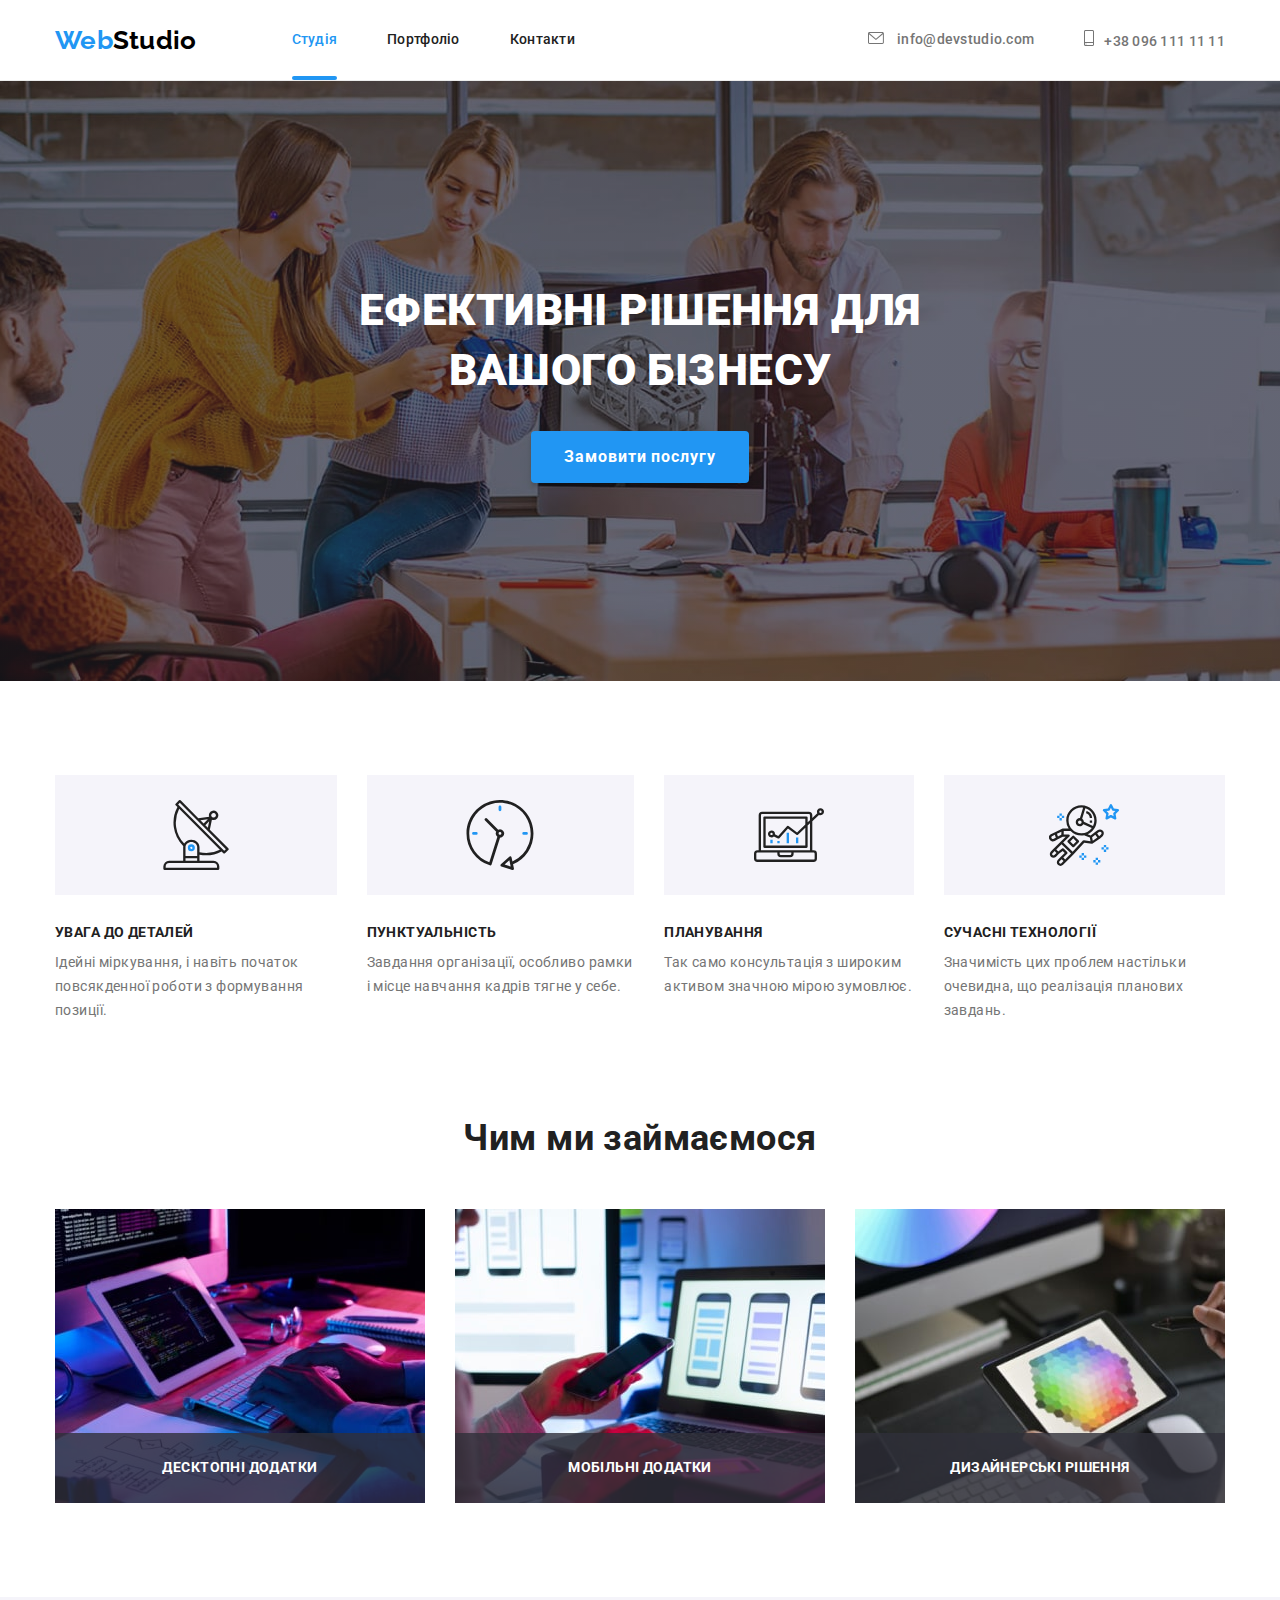
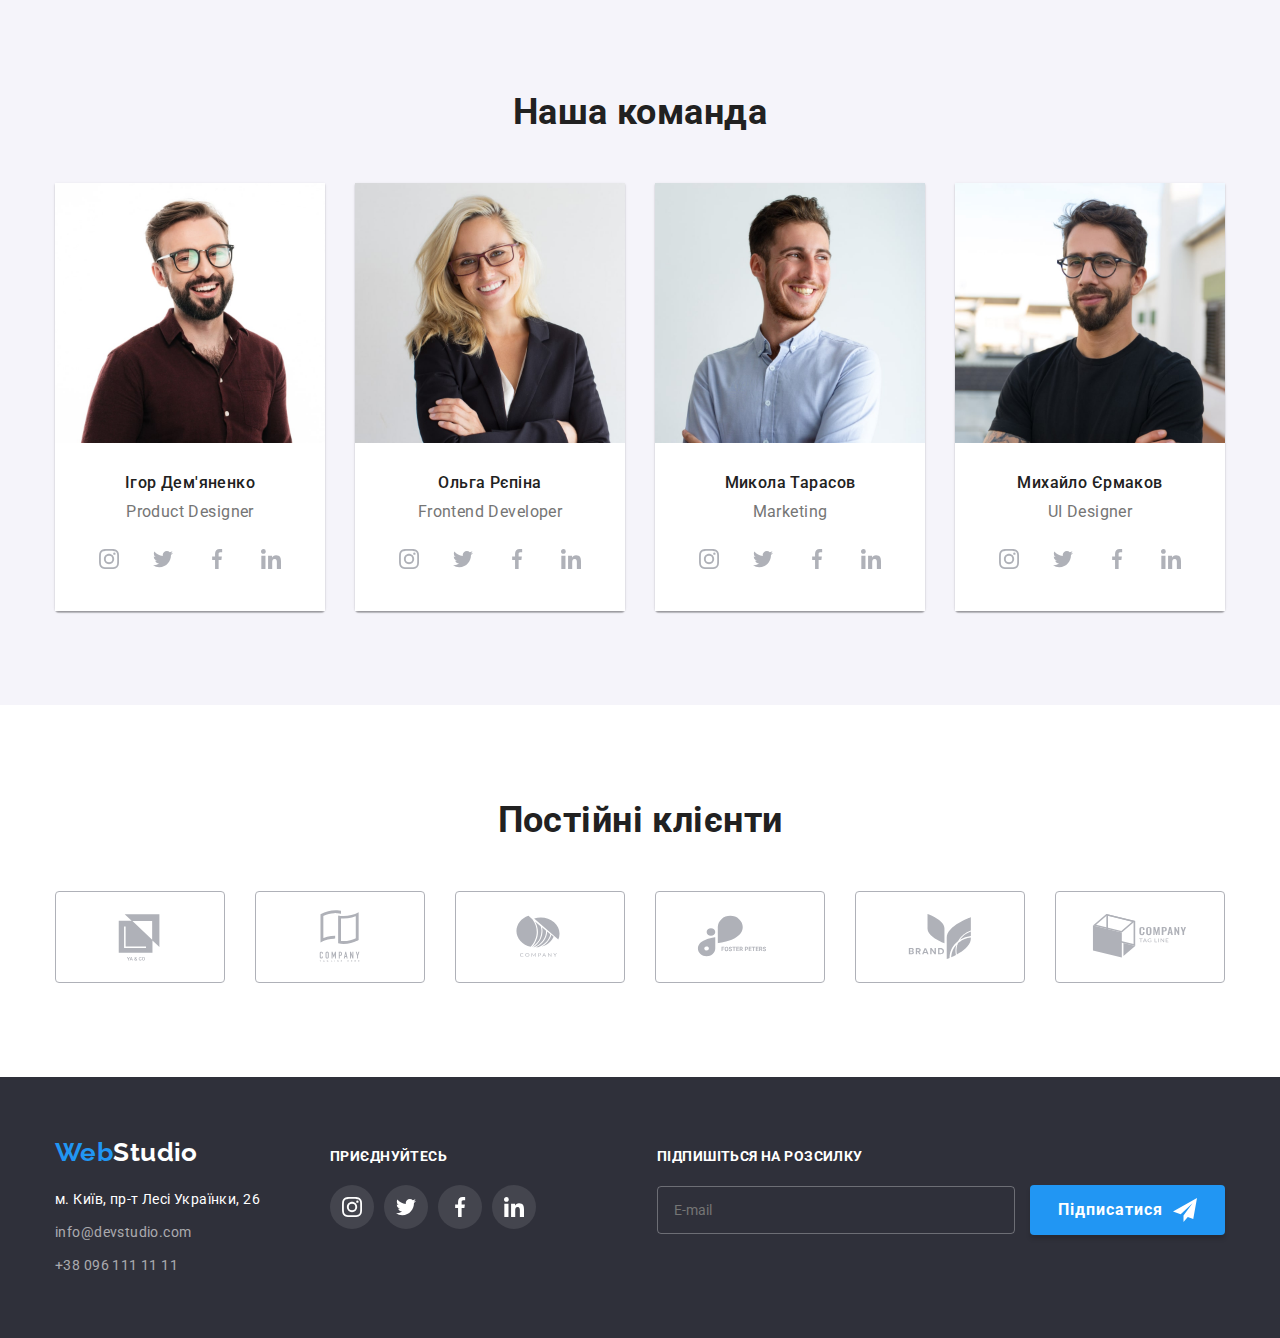
<file: index.html>
<!DOCTYPE html>
<html lang="uk">
  <head>
    <meta charset="UTF-8" />
    <meta http-equiv="X-UA-Compatible" content="IE=edge" />
    <meta name="viewport" content="width=device-width, initial-scale=1.0" />
    <title>goit-markup-hw-06</title>
    <link rel="preconnect" href="https://fonts.googleapis.com" />
    <link rel="preconnect" href="https://fonts.gstatic.com" crossorigin />
    <link
      href="https://fonts.googleapis.com/css2?family=Raleway:wght@700&family=Roboto:wght@400;500;700;900&display=swap"
      rel="stylesheet"
    />
    <link
      rel="stylesheet"
      href="https://cdnjs.cloudflare.com/ajax/libs/modern-normalize/1.1.0/modern-normalize.min.css"
    />
    <link rel="stylesheet" href="./css/styles.css" />
  </head>

  <body>
    <!-- Верхня лінія -->
    <header class="page-header">
      <div class="container main-nav">
        <nav class="header-nav">
          <a href="./index.html" class="link logo"><span class="logo-accent">Web</span>Studio</a>

          <ul class="site-nav list">
            <li class="item">
              <a href="./index.html" class="link current">Студія</a>
            </li>
            <li class="item">
              <a href="./portfolio.html" class="link">Портфоліо</a>
            </li>
            <li class="item"><a href="" class="link">Контакти</a></li>
          </ul>
        </nav>

        <ul class="feedback-nav list">
          <li class="item">
            <a href="mailto:info@devstudio.com" class="link e-mail">
              <svg class="icon-mail" width="16" height="12">
                <use href="./images/icons.svg#icon-envelope"></use>
              </svg>
              info@devstudio.com</a
            >
          </li>
          <li class="item">
            <a href="tel:+380961111111" class="link phone"
              ><svg class="icon-phone" width="10" height="16">
                <use href="./images/icons.svg#icon-smartphone"></use></svg
              >+38 096 111 11 11</a
            >
          </li>
        </ul>
      </div>
    </header>

    <main>
      <!-- Шапка -->
      <div class="overlay">
        <section class="hero">
          <h1 class="hero-title">Ефективні рішення для вашого бізнесу</h1>
          <button type="button" class="btn hero-button" data-modal-open>Замовити послугу</button>
        </section>
      </div>
      <!-- Особливості -->
      <section class="benefits section">
        <div class="container">
          <h2 class="benefits-title visually-hidden">Наші переваги</h2>
          <ul class="benefits-list list">
            <li>
              <a href="#" class="benefits-link link"
                ><svg class="benefits-icon" width="70" height="70">
                  <use href="./images/icons.svg#icon-antenna"></use></svg
              ></a>
              <h3 class="benefits-item">УВАГА ДО ДЕТАЛЕЙ</h3>
              <p class="benefits-text">
                Ідейні міркування, і навіть початок повсякденної роботи з формування позиції.
              </p>
            </li>
            <li>
              <a href="#" class="benefits-link link"
                ><svg class="benefits-icon" width="70" height="70">
                  <use href="./images/icons.svg#icon-clock"></use></svg
              ></a>
              <h3 class="benefits-item">ПУНКТУАЛЬНІСТЬ</h3>
              <p class="benefits-text">
                Завдання організації, особливо рамки і місце навчання кадрів тягне у себе.
              </p>
            </li>
            <li>
              <a href="#" class="benefits-link link"
                ><svg class="benefits-icon" width="70" height="70">
                  <use href="./images/icons.svg#icon-diagram"></use></svg
              ></a>
              <h3 class="benefits-item">ПЛАНУВАННЯ</h3>
              <p class="benefits-text">
                Так само консультація з широким активом значною мірою зумовлює.
              </p>
            </li>
            <li>
              <a href="#" class="benefits-link link"
                ><svg class="benefits-icon" width="70" height="70">
                  <use href="./images/icons.svg#icon-astronaut"></use></svg
              ></a>
              <h3 class="benefits-item">СУЧАСНІ ТЕХНОЛОГІЇ</h3>
              <p class="benefits-text">
                Значимість цих проблем настільки очевидна, що реалізація планових завдань.
              </p>
            </li>
          </ul>
        </div>
      </section>
      <!-- Чим ми займаємося -->
      <section class="work section">
        <div class="container">
          <h2 class="work-title title">Чим ми займаємося</h2>
          <ul class="work-list list">
            <li>
              <div class="work-thumb">
                <img
                  class="work-card"
                  src="./images/gallery_img_1.jpg"
                  alt="Фотографія процесу написання коду"
                  width="370"
                />
                <p class="work-text">Десктопні додатки</p>
              </div>
            </li>
            <li>
              <div class="work-thumb">
                <img
                  class="work-card"
                  src="./images/gallery_img_2.jpg"
                  alt="Фотографія процесу вибору макету сторінки для мобільних пристроїв"
                  width="370"
                />
                <p class="work-text">Мобільні додатки</p>
              </div>
            </li>
            <li>
              <div class="work-thumb">
                <img
                  class="work-card"
                  src="./images/gallery_img_3.jpg"
                  alt="Фотографія процесу вибору палітри"
                  width="370"
                />
                <p class="work-text">Дизайнерські рішення</p>
              </div>
            </li>
          </ul>
        </div>
      </section>
      <!-- Команда -->
      <section class="team section">
        <div class="container">
          <h2 class="team-title title">Наша команда</h2>
          <ul class="team-list list">
            <li class="team-item">
              <img
                class="team-foto"
                src="./images/team_person_1.jpg"
                alt="Фотографія дизайнера продукту"
                width="270"
              />
              <div class="team-container">
                <h3 class="team-member">Ігор Дем'яненко</h3>
                <p class="team-position">Product Designer</p>
                <ul class="team-social list">
                  <li class="social-items">
                    <a href="#" class="social-link link">
                      <svg class="social-icon" width="20" height="20">
                        <use href="./images/icons.svg#icon-instagram"></use></svg
                    ></a>
                  </li>
                  <li class="social-items">
                    <a href="#" class="social-link link">
                      <svg class="social-icon" width="20" height="20">
                        <use href="./images/icons.svg#icon-twitter"></use></svg
                    ></a>
                  </li>
                  <li class="social-items">
                    <a href="#" class="social-link link">
                      <svg class="social-icon" width="20" height="20">
                        <use href="./images/icons.svg#icon-facebook"></use></svg
                    ></a>
                  </li>
                  <li class="social-items">
                    <a href="#" class="social-link link">
                      <svg class="social-icon" width="20" height="20">
                        <use href="./images/icons.svg#icon-linkedin"></use></svg
                    ></a>
                  </li>
                </ul>
              </div>
            </li>
            <li class="team-item">
              <img
                class="team-foto"
                src="./images/team_person_2.jpg"
                alt="Фотографія Frontend розробника"
                width="270"
              />
              <div class="team-container">
                <h3 class="team-member">Ольга Рєпіна</h3>
                <p class="team-position">Frontend Developer</p>
                <ul class="team-social list">
                  <li class="social-items">
                    <a href="#" class="social-link link">
                      <svg class="social-icon" width="20" height="20">
                        <use href="./images/icons.svg#icon-instagram"></use></svg
                    ></a>
                  </li>
                  <li class="social-items">
                    <a href="#" class="social-link link">
                      <svg class="social-icon" width="20" height="20">
                        <use href="./images/icons.svg#icon-twitter"></use></svg
                    ></a>
                  </li>
                  <li class="social-items">
                    <a href="#" class="social-link link">
                      <svg class="social-icon" width="20" height="20">
                        <use href="./images/icons.svg#icon-facebook"></use></svg
                    ></a>
                  </li>
                  <li class="social-items">
                    <a href="#" class="social-link link">
                      <svg class="social-icon" width="20" height="20">
                        <use href="./images/icons.svg#icon-linkedin"></use></svg
                    ></a>
                  </li>
                </ul>
              </div>
            </li>
            <li class="team-item">
              <img
                class="team-foto"
                src="./images/team_person_3.jpg"
                alt="Фотографія фахівця відділу маркетингу"
                width="270"
              />
              <div class="team-container">
                <h3 class="team-member">Микола Тарасов</h3>
                <p class="team-position">Marketing</p>
                <ul class="team-social list">
                  <li class="social-items">
                    <a href="#" class="social-link link">
                      <svg class="social-icon" width="20" height="20">
                        <use href="./images/icons.svg#icon-instagram"></use></svg
                    ></a>
                  </li>
                  <li class="social-items">
                    <a href="#" class="social-link link">
                      <svg class="social-icon" width="20" height="20">
                        <use href="./images/icons.svg#icon-twitter"></use></svg
                    ></a>
                  </li>
                  <li class="social-items">
                    <a href="#" class="social-link link">
                      <svg class="social-icon" width="20" height="20">
                        <use href="./images/icons.svg#icon-facebook"></use></svg
                    ></a>
                  </li>
                  <li class="social-items">
                    <a href="#" class="social-link link">
                      <svg class="social-icon" width="20" height="20">
                        <use href="./images/icons.svg#icon-linkedin"></use></svg
                    ></a>
                  </li>
                </ul>
              </div>
            </li>
            <li class="team-item">
              <img
                class="team-foto"
                src="./images/team_person_4.jpg"
                alt="Фотографія UI дизайнера"
                width="270"
              />
              <div class="team-container">
                <h3 class="team-member">Михайло Єрмаков</h3>
                <p class="team-position">UI Designer</p>
                <ul class="team-social list">
                  <li class="social-items">
                    <a href="#" class="social-link link">
                      <svg class="social-icon" width="20" height="20">
                        <use href="./images/icons.svg#icon-instagram"></use></svg
                    ></a>
                  </li>
                  <li class="social-items">
                    <a href="#" class="social-link link">
                      <svg class="social-icon" width="20" height="20">
                        <use href="./images/icons.svg#icon-twitter"></use></svg
                    ></a>
                  </li>
                  <li class="social-items">
                    <a href="#" class="social-link link">
                      <svg class="social-icon" width="20" height="20">
                        <use href="./images/icons.svg#icon-facebook"></use></svg
                    ></a>
                  </li>
                  <li class="social-items">
                    <a href="#" class="social-link link">
                      <svg class="social-icon" width="20" height="20">
                        <use href="./images/icons.svg#icon-linkedin"></use></svg
                    ></a>
                  </li>
                </ul>
              </div>
            </li>
          </ul>
        </div>
      </section>
      <section class="clients section">
        <div class="container">
          <h2 class="clients-title title">Постійні клієнти</h2>
          <ul class="clients-list list">
            <li class="clients-item">
              <a href="#" class="clients-link link"
                ><svg class="clients-icon" width="106" height="60">
                  <use href="./images/icons.svg#icon-client-1"></use></svg
              ></a>
            </li>
            <li class="clients-item">
              <a href="#" class="clients-link link"
                ><svg class="clients-icon" width="106" height="60">
                  <use href="./images/icons.svg#icon-client-2"></use></svg
              ></a>
            </li>
            <li class="clients-item">
              <a href="#" class="clients-link link"
                ><svg class="clients-icon" width="106" height="60">
                  <use href="./images/icons.svg#icon-client-3"></use></svg
              ></a>
            </li>
            <li class="clients-item">
              <a href="#" class="clients-link link"
                ><svg class="clients-icon" width="106" height="60">
                  <use href="./images/icons.svg#icon-client-4"></use></svg
              ></a>
            </li>
            <li class="clients-item">
              <a href="#" class="clients-link link"
                ><svg class="clients-icon" width="106" height="60">
                  <use href="./images/icons.svg#icon-client-5"></use></svg
              ></a>
            </li>
            <li class="clients-item">
              <a href="#" class="clients-link link"
                ><svg class="clients-icon" width="106" height="60">
                  <use href="./images/icons.svg#icon-client-6"></use></svg
              ></a>
            </li>
          </ul>
        </div>
      </section>
    </main>
    <!-- Підвал -->
    <footer class="footer">
      <div class="container">
        <div>
          <a href="./index.html" class="link footer-logo logo"
            ><span class="logo-accent">Web</span>Studio</a
          >
          <address>
            <ul class="contacts list">
              <li class="contacts-element">
                <a class="link contacts-address" href="https://goo.gl/maps/ecgbFBD5Pt8BAyju8"
                  >м. Київ, пр-т Лесі Українки, 26</a
                >
              </li>
              <li class="contacts-element">
                <a class="link contacts-item" href="mailto:info@devstudio.com"
                  >info@devstudio.com</a
                >
              </li>
              <li class="contacts-element">
                <a class="link contacts-item" href="tel:+380961111111">+38 096 111 11 11</a>
              </li>
            </ul>
          </address>
        </div>
        <div class="socials">
          <p class="socials-appeal">ПРИЄДНУЙТЕСЬ</p>
          <ul class="socials-list list">
            <li class="socials-item">
              <a href="#" class="socials-link link">
                <svg class="social-icon" width="20" height="20">
                  <use href="./images/icons.svg#icon-instagram"></use></svg
              ></a>
            </li>
            <li class="socials-item">
              <a href="#" class="socials-link link">
                <svg class="social-icon" width="20" height="20">
                  <use href="./images/icons.svg#icon-twitter"></use></svg
              ></a>
            </li>
            <li class="socials-item">
              <a href="#" class="socials-link link">
                <svg class="social-icon" width="20" height="20">
                  <use href="./images/icons.svg#icon-facebook"></use></svg
              ></a>
            </li>
            <li class="socials-item">
              <a href="#" class="socials-link link">
                <svg class="social-icon" width="20" height="20">
                  <use href="./images/icons.svg#icon-linkedin"></use></svg
              ></a>
            </li>
          </ul>
        </div>
        <div class="subscription">
          <p class="socials-appeal">ПІДПИШІТЬСЯ НА РОЗСИЛКУ</p>
          <form class="subscribe">
            <input type="email" name="name" placeholder="E-mail" />
            <button type="submit" class="subscribe-btn">
              Підписатися
              <svg class="send-icon" width="24" height="24">
                <use href="./images/icons.svg#icon-send"></use>
              </svg>
            </button>
          </form>
        </div>
      </div>
    </footer>
    <!-- <Бекдроп> -->
    <div class="backdrop is-hidden" data-modal>
      <div class="modal">
        <button type="button" class="close-btn" data-modal-close>
          <svg class="close-icon" width="18" height="18">
            <use href="./images/icons.svg#icon-close"></use>
          </svg>
        </button>
        <!-- Форма -->
        <b class="modal-appeal">Залиште свої дані, ми вам передзвонимо</b>
        <form class="form">
          <label class="form-field">
            <input type="text" class="form-input" name="name" />
            <svg class="modal-icon" width="18" height="18">
              <use href="./images/icons.svg#icon-person"></use>
            </svg>
            <span class="form-label">Ім'я</span>
          </label>
          <label class="form-field">
            <input type="tel" class="form-input" name="tel" />
            <svg class="modal-icon" width="18" height="18">
              <use href="./images/icons.svg#icon-phone"></use>
            </svg>
            <span class="form-label">Телефон</span>
          </label>
          <label class="form-field">
            <input type="email" class="form-input" name="email" />
            <svg class="modal-icon" width="18" height="18">
              <use href="./images/icons.svg#icon-email"></use>
            </svg>
            <span class="form-label">Пошта</span>
          </label>
          <label class="form-comment">
            <textarea
              class="comment"
              name="comment"
              rows="10"
              placeholder="Введіть текст"
            ></textarea>
            <span class="form-label">Коментар</span>
          </label>
          <label class="form-field form-policy">
            <input type="checkbox" class="checkbox" name="policy" />
            <svg class="check-icon" width="16" height="15">
              <use href="./images/icons.svg#icon-check"></use>
            </svg>
            <span
              >Погоджуюся з розсилкою та приймаю
              <a class="policy-link" href="">Умови договору</a></span
            >
          </label>
          <button type="submit" class="modal-btn">Відправити</button>
        </form>
      </div>
    </div>
    <!-- Скрипт для модалки -->
    <script src="./js/modal.js"></script>
  </body>
</html>
</file>
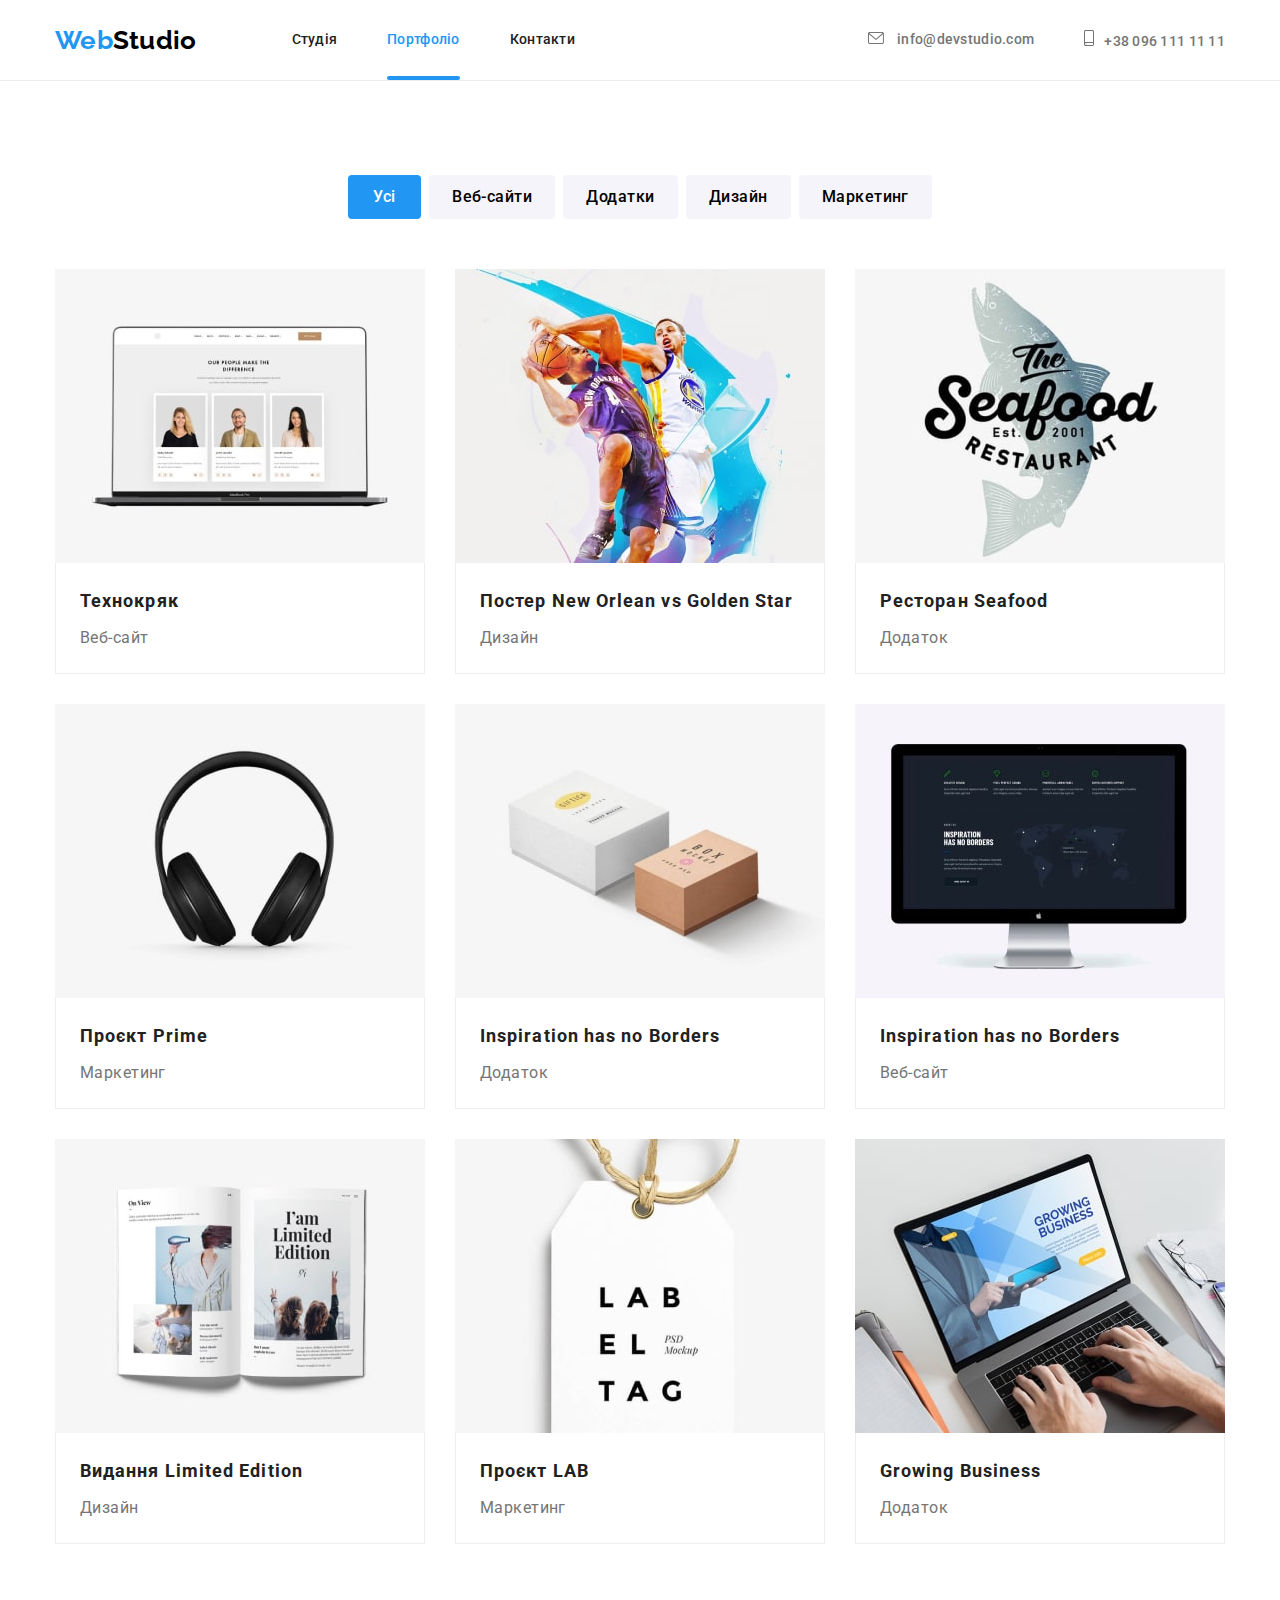
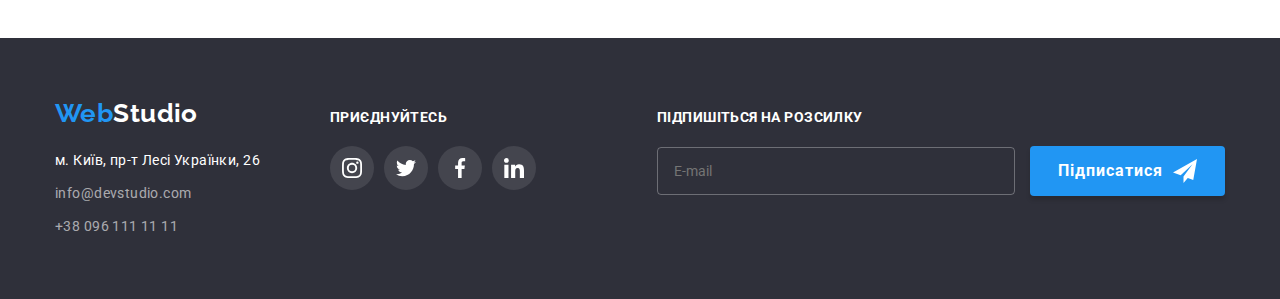
<file: portfolio.html>
<!DOCTYPE html>
<html lang="uk">
  <head>
    <meta charset="UTF-8" />
    <meta http-equiv="X-UA-Compatible" content="IE=edge" />
    <meta name="viewport" content="width=device-width, initial-scale=1.0" />
    <title>Portfolio</title>
    <link rel="preconnect" href="https://fonts.googleapis.com" />
    <link rel="preconnect" href="https://fonts.gstatic.com" crossorigin />
    <link
      href="https://fonts.googleapis.com/css2?family=Raleway:wght@700&family=Roboto:wght@400;500;700;900&display=swap"
      rel="stylesheet"
    />
    <link
      rel="stylesheet"
      href="https://cdnjs.cloudflare.com/ajax/libs/modern-normalize/1.1.0/modern-normalize.min.css"
    />
    <link rel="stylesheet" href="./css/styles.css" />
  </head>

  <body>
    <!-- Верхня лінія -->
    <header class="page-header">
      <div class="container main-nav">
        <nav class="header-nav">
          <a href="./index.html" class="link logo"><span class="logo-accent">Web</span>Studio</a>

          <ul class="site-nav list">
            <li class="item">
              <a href="./index.html" class="link">Студія</a>
            </li>
            <li class="item">
              <a href="./portfolio.html" class="link current">Портфоліо</a>
            </li>
            <li class="item"><a href="" class="link">Контакти</a></li>
          </ul>
        </nav>

        <ul class="feedback-nav list">
          <li class="item">
            <a href="mailto:info@devstudio.com" class="link e-mail">
              <svg class="icon-mail" width="16" height="12">
                <use href="./images/icons.svg#icon-envelope"></use>
              </svg>
              info@devstudio.com</a
            >
          </li>
          <li class="item">
            <a href="tel:+380961111111" class="link phone"
              ><svg class="icon-phone" width="10" height="16">
                <use href="./images/icons.svg#icon-smartphone"></use></svg
              >+38 096 111 11 11</a
            >
          </li>
        </ul>
      </div>
    </header>

    <!-- Виконані роботи -->
    <main>
      <section class="section">
        <div class="container">
          <h1 class="examples-title visually-hidden">Виконані роботи WebStudio</h1>
          <ul class="examples-nav list">
            <li class="examples-item">
              <button type="button" class="btn examples-btn current">Усі</button>
            </li>
            <li class="examples-item">
              <button type="button" class="btn examples-btn">Веб-сайти</button>
            </li>
            <li class="examples-item">
              <button type="button" class="btn examples-btn">Додатки</button>
            </li>
            <li class="examples-item">
              <button type="button" class="btn examples-btn">Дизайн</button>
            </li>
            <li class="examples-item">
              <button type="button" class="btn examples-btn">Маркетинг</button>
            </li>
          </ul>

          <ul class="examples-list list">
            <li class="examples-element">
              <a href="#" class="examples-link link">
                <div class="examples-thumb">
                  <img
                    class="examples-photo"
                    src="./images/portfolio_img_1.jpg"
                    alt="Головна сторінка сайту"
                    width="370"
                  />
                  <p class="examples-overlay">
                    Ресурс пропонує комплексні пропозиції з різним рівнем функціоналу та сервісів.
                    Все це дозволить відвідувачу отримати вичерпні відомості про компанію чи
                    приватну особу
                  </p>
                </div>
                <div class="examples-container">
                  <h2 class="examples-title">Технокряк</h2>
                  <p class="examples-text">Веб-сайт</p>
                </div></a
              >
            </li>
            <li class="examples-element">
              <a href="#" class="examples-link link">
                <div class="examples-thumb">
                  <img
                    class="examples-photo"
                    src="./images/portfolio_img_2.jpg"
                    alt="Головна сторінка сайту"
                    width="370"
                  />
                  <p class="examples-overlay">
                    Ресурс пропонує комплексні пропозиції з різним рівнем функціоналу та сервісів.
                    Все це дозволить відвідувачу отримати вичерпні відомості про компанію чи
                    приватну особу
                  </p>
                </div>
                <div class="examples-container">
                  <h2 class="examples-title">Постер New Orlean vs Golden Star</h2>
                  <p class="examples-text">Дизайн</p>
                </div></a
              >
            </li>
            <li class="examples-element">
              <a href="#" class="examples-link link">
                <div class="examples-thumb">
                  <img
                    class="examples-photo"
                    src="./images/portfolio_img_3.jpg"
                    alt="Головна сторінка сайту"
                    width="370"
                  />
                  <p class="examples-overlay">
                    Ресурс пропонує комплексні пропозиції з різним рівнем функціоналу та сервісів.
                    Все це дозволить відвідувачу отримати вичерпні відомості про компанію чи
                    приватну особу
                  </p>
                </div>
                <div class="examples-container">
                  <h2 class="examples-title">Ресторан Seafood</h2>
                  <p class="examples-text">Додаток</p>
                </div></a
              >
            </li>
            <li class="examples-element">
              <a href="#" class="examples-link link">
                <div class="examples-thumb">
                  <img
                    class="examples-photo"
                    src="./images/portfolio_img_4.jpg"
                    alt="Головна сторінка сайту"
                    width="370"
                  />
                  <p class="examples-overlay">
                    Ресурс пропонує комплексні пропозиції з різним рівнем функціоналу та сервісів.
                    Все це дозволить відвідувачу отримати вичерпні відомості про компанію чи
                    приватну особу
                  </p>
                </div>
                <div class="examples-container">
                  <h2 class="examples-title">Проєкт Prime</h2>
                  <p class="examples-text">Маркетинг</p>
                </div>
              </a>
            </li>
            <li class="examples-element">
              <a href="#" class="examples-link link">
                <div class="examples-thumb">
                  <img
                    class="examples-photo"
                    src="./images/portfolio_img_5.jpg"
                    alt="Головна сторінка сайту"
                    width="370"
                  />
                  <p class="examples-overlay">
                    Ресурс пропонує комплексні пропозиції з різним рівнем функціоналу та сервісів.
                    Все це дозволить відвідувачу отримати вичерпні відомості про компанію чи
                    приватну особу
                  </p>
                </div>
                <div class="examples-container">
                  <h2 class="examples-title" lang="en">Inspiration has no Borders</h2>
                  <p class="examples-text">Додаток</p>
                </div>
              </a>
            </li>
            <li class="examples-element">
              <a href="#" class="examples-link link">
                <div class="examples-thumb">
                  <img
                    class="examples-photo"
                    src="./images/portfolio_img_6.jpg"
                    alt="Головна сторінка сайту"
                    width="370"
                  />
                  <p class="examples-overlay">
                    Ресурс пропонує комплексні пропозиції з різним рівнем функціоналу та сервісів.
                    Все це дозволить відвідувачу отримати вичерпні відомості про компанію чи
                    приватну особу
                  </p>
                </div>
                <div class="examples-container">
                  <h2 class="examples-title" lang="en">Inspiration has no Borders</h2>
                  <p class="examples-text">Веб-сайт</p>
                </div></a
              >
            </li>
            <li class="examples-element">
              <a href="#" class="examples-link link">
                <div class="examples-thumb">
                  <img
                    class="examples-photo"
                    src="./images/portfolio_img_7.jpg"
                    alt="Головна сторінка сайту"
                    width="370"
                  />
                  <p class="examples-overlay">
                    Ресурс пропонує комплексні пропозиції з різним рівнем функціоналу та сервісів.
                    Все це дозволить відвідувачу отримати вичерпні відомості про компанію чи
                    приватну особу
                  </p>
                </div>
                <div class="examples-container">
                  <h2 class="examples-title">Видання Limited Edition</h2>
                  <p class="examples-text">Дизайн</p>
                </div></a
              >
            </li>
            <li class="examples-element">
              <a href="#" class="examples-link link">
                <div class="examples-thumb">
                  <img
                    class="examples-photo"
                    src="./images/portfolio_img_8.jpg"
                    alt="Головна сторінка сайту"
                    width="370"
                  />
                  <p class="examples-overlay">
                    Ресурс пропонує комплексні пропозиції з різним рівнем функціоналу та сервісів.
                    Все це дозволить відвідувачу отримати вичерпні відомості про компанію чи
                    приватну особу
                  </p>
                </div>
                <div class="examples-container">
                  <h2 class="examples-title">Проєкт LAB</h2>
                  <p class="examples-text">Маркетинг</p>
                </div></a
              >
            </li>
            <li class="examples-element">
              <a href="#" class="examples-link link">
                <div class="examples-thumb">
                  <img
                    class="examples-photo"
                    src="./images/portfolio_img_9.jpg"
                    alt="Головна сторінка сайту"
                    width="370"
                  />
                  <p class="examples-overlay">
                    Ресурс пропонує комплексні пропозиції з різним рівнем функціоналу та сервісів.
                    Все це дозволить відвідувачу отримати вичерпні відомості про компанію чи
                    приватну особу
                  </p>
                </div>
                <div class="examples-container">
                  <h2 class="examples-title" lang="en">Growing Business</h2>
                  <p class="examples-text">Додаток</p>
                </div>
              </a>
            </li>
          </ul>
        </div>
      </section>
    </main>
    <!-- Підвал -->
    <footer class="footer">
      <div class="container">
        <div>
          <a href="./index.html" class="link footer-logo logo"
            ><span class="logo-accent">Web</span>Studio</a
          >
          <address>
            <ul class="contacts list">
              <li class="contacts-element">
                <a class="link contacts-address" href="https://goo.gl/maps/ecgbFBD5Pt8BAyju8"
                  >м. Київ, пр-т Лесі Українки, 26</a
                >
              </li>
              <li class="contacts-element">
                <a class="link contacts-item" href="mailto:info@devstudio.com"
                  >info@devstudio.com</a
                >
              </li>
              <li class="contacts-element">
                <a class="link contacts-item" href="tel:+380961111111">+38 096 111 11 11</a>
              </li>
            </ul>
          </address>
        </div>
        <div class="socials">
          <p class="socials-appeal">ПРИЄДНУЙТЕСЬ</p>
          <ul class="socials-list list">
            <li class="socials-item">
              <a href="#" class="socials-link link">
                <svg class="social-icon" width="20" height="20">
                  <use href="./images/icons.svg#icon-instagram"></use></svg
              ></a>
            </li>
            <li class="socials-item">
              <a href="#" class="socials-link link">
                <svg class="social-icon" width="20" height="20">
                  <use href="./images/icons.svg#icon-twitter"></use></svg
              ></a>
            </li>
            <li class="socials-item">
              <a href="#" class="socials-link link">
                <svg class="social-icon" width="20" height="20">
                  <use href="./images/icons.svg#icon-facebook"></use></svg
              ></a>
            </li>
            <li class="socials-item">
              <a href="#" class="socials-link link">
                <svg class="social-icon" width="20" height="20">
                  <use href="./images/icons.svg#icon-linkedin"></use></svg
              ></a>
            </li>
          </ul>
        </div>
        <div class="subscription">
          <p class="socials-appeal">ПІДПИШІТЬСЯ НА РОЗСИЛКУ</p>
          <form class="subscribe">
            <input type="email" name="name" placeholder="E-mail" />
            <button type="submit" class="subscribe-btn">
              Підписатися
              <svg class="send-icon" width="24" height="24">
                <use href="./images/icons.svg#icon-send"></use>
              </svg>
            </button>
          </form>
        </div>
      </div>
    </footer>
  </body>
</html>
</file>
<file: css/styles.css>
/* палітра */
/* колір основного тексту #212121 */
/* другорядний колір тексту #757575 */
/* акцент #2196F3 */
/* білий  #FFFFFF */
/* основний фоновий колір #F5F5F5 */
/* другорядний фоновий колір #F5F4FA */
/* колір для лого #000000 */
/* фоновий колір для шапки та футера #2F303A */

/* CSS змінні */
:root {
  --primary-text-color: #212121;
  --secondary-text-color: #757575;
  --accent-color: #2196f3;
  --primary-white-color: #ffffff;
  --secondary-white-color: #f5f5f5;
  --team-bg-color: #f5f4fa;
  --btn-bg-color: #f5f4fa;
  --logo-color: #000000;
  --secondary-bg-color: #2f303a;
  --contacts-main-color: rgba(255, 255, 255, 0.6);
  --header-border-color: #ececec;
  --portfolio-border-color: #eeeeee;
  --primary-logo-color: #afb1b8;
  --time-duration: 250ms;
  --time-function: cubic-bezier(0.4, 0, 0.2, 1);
}

/* --------------------ЗАГАЛЬНІ СТИЛІ-------------------- */
body {
  color: var(--primary-text-color);
  background-color: var(--primary-white-color);

  font-family: 'roboto', sans-serif;
  font-size: 14px;
  letter-spacing: 0.03em;
}

.container {
  width: 1200px;
  margin-left: auto;
  margin-right: auto;
  padding-left: 15px;
  padding-right: 15px;
}

.section {
  padding-top: 94px;
  padding-bottom: 94px;
}

.link {
  text-decoration: none;
}

.list {
  padding: 0;
  margin: 0;

  list-style: none;
}

.btn {
  display: inline-block;
  border: 1px solid transparent;
  border-radius: 4px;
  min-width: 73px;

  background-color: var(--btn-bg-color);

  font-family: inherit;
  font-weight: 700;
  font-size: 16px;
  line-height: 1.88;
  text-align: center;

  cursor: pointer;
}

.title {
  color: var(--primary-text-color);

  font-weight: 700;
  font-size: 36px;
  line-height: 1.17;
  text-align: center;
}

/* --------------------ВЕРХНЯ ЛІНІЯ-------------------- */
.page-header {
  display: flex;
  align-items: center;
  border-bottom: 1px solid var(--header-border-color);

  color: var(--primary-text-color);

  font-weight: 500;
  line-height: 1.14;
  letter-spacing: 0.02em;
}

.logo {
  color: var(--logo-color);
  font-family: 'Raleway', sans-serif;
  font-style: normal;
  font-weight: 700;
  font-size: 26px;
  line-height: 1.19;
}

.logo-accent {
  color: var(--accent-color);
}

/*--------------------НАВІГАЦІЯ САЙТУ--------------------  */
.main-nav {
  display: flex;
  align-items: center;
}

.header-nav {
  display: flex;
  align-items: center;
}

.site-nav {
  display: flex;
  margin-left: 95px;
}

.site-nav .item:not(:last-child) {
  margin-right: 50px;
}

.site-nav .link {
  display: block;
  padding-top: 32px;
  padding-bottom: 32px;

  color: var(--primary-text-color);

  font-weight: 500;
  line-height: 1.14;
  transition: color var(--time-duration) var(--time-function);
}

.site-nav .link:hover,
.site-nav .link:focus {
  color: var(--accent-color);
}

.site-nav .link.current {
  position: relative;
  color: var(--accent-color);
}

.site-nav .link.current::after {
  content: '';
  position: absolute;
  display: block;
  bottom: 0;
  width: 100%;
  height: 4px;
  background-color: var(--accent-color);
  border-radius: 2px;
}

.feedback-nav {
  display: flex;
  margin-left: auto;
  align-items: center;
}

.feedback-nav .item:not(:last-child) {
  margin-right: 50px;
}

/*--------------------ЗВОРОТНІЙ ЗВ'ЯЗОК--------------------  */
.e-mail,
.phone {
  color: var(--secondary-text-color);

  font-weight: 500;
  line-height: 1.14;

  transition: color var(--time-duration) var(--time-function),
    fill var(--time-duration) var(--time-function);
}
.e-mail:hover,
.phone:hover,
.e-mail:focus,
.phone:focus {
  color: var(--accent-color);
}

.icon-mail {
  margin-right: 10px;
  fill: currentColor;
}
.icon-phone {
  margin-right: 10px;
  fill: currentColor;
}

/*--------------------ШАПКА--------------------  */
.overlay {
  max-width: 1600px;
  height: 600px;
  margin-left: auto;
  margin-right: auto;
  background-image: linear-gradient(to right, rgba(47, 48, 58, 0.4), rgba(47, 48, 58, 0.4)),
    url(../images/background.jpg);
  background-repeat: no-repeat;
  background-position: center;
  background-size: cover;
  background-color: var(--secondary-bg-color);
}

.hero {
  padding-top: 200px;
  padding-bottom: 200px;

  text-align: center;
}

.hero-title {
  margin-top: 0;
  margin-bottom: 30px;
  margin-left: auto;
  margin-right: auto;
  max-width: 700px;

  color: var(--primary-white-color);
  font-weight: 900;
  font-size: 44px;
  line-height: 1.36;
  text-align: center;
  text-transform: uppercase;
}

.hero-button {
  padding: 10px 32px;

  background-color: var(--accent-color);
  color: var(--primary-white-color);

  letter-spacing: 0.06em;
  box-shadow: 0px 4px 4px rgba(0, 0, 0, 0.15);
  transition: color var(--time-duration) var(--time-function),
    background-color var(--time-duration) var(--time-function);
}

.hero-button:hover,
.hero-button:focus {
  color: var(--primary-text-color);
  background-color: var(--btn-bg-color);
}

/*--------------------НАШІ ПЕРЕВАГИ--------------------  */
.benefits-title {
  margin-top: 0;
}

.visually-hidden {
  position: absolute;
  width: 1px;
  height: 1px;
  margin: -1px;
  border: 0;
  padding: 0;
  white-space: nowrap;
  overflow: hidden;
}

.benefits-list {
  display: flex;
  gap: 30px;
}

.benefits-link {
  display: flex;
  height: 120px;
  justify-content: center;
  align-items: center;
  margin-bottom: 30px;
  background-color: var(--team-bg-color);
  cursor: auto;
}

.benefits-item {
  margin-top: 0;
  margin-bottom: 10px;

  font-weight: 700;
  font-size: 14px;
  line-height: 1.14;
  text-transform: uppercase;
}

.benefits-text {
  margin-top: 0;
  margin-bottom: 0;

  color: var(--secondary-text-color);
  line-height: 1.71;
}

/*--------------------ЧИМ МИ ЗАЙМАЄМОСЯ?--------------------  */
.work {
  padding-top: 0;
}

.work-title {
  margin-top: 0;
  margin-bottom: 50px;
}

.work-list {
  display: flex;
  gap: 30px;
}

.work-card {
  display: block;
  min-width: 100%;
}

.work-thumb {
  position: relative;
}

.work-text {
  position: absolute;
  bottom: 0;
  margin: 0;

  display: flex;
  width: 100%;
  height: 70px;
  align-items: center;
  justify-content: center;

  font-weight: 700;
  line-height: 1.14;
  text-align: center;
  text-transform: uppercase;

  color: var(--primary-white-color);
  background-color: rgba(47, 48, 58, 0.8);
}

/*--------------------НАША КОМАНДА--------------------  */
.team {
  background-color: var(--team-bg-color);
}

.team-title {
  margin-top: 0;
  margin-bottom: 50px;
}

.team-list {
  display: flex;
  gap: 30px;
}

.team-item {
  box-shadow: 0px 1px 3px rgb(0 0 0 / 12%), 0px 1px 1px rgb(0 0 0 / 14%),
    0px 2px 1px rgb(0 0 0 / 20%);
  border-radius: 0px 0px 4px 4px;
}

.team-container {
  padding-top: 30px;
  padding-bottom: 30px;

  background-color: var(--primary-white-color);
}

.team-foto {
  display: block;
}

.team-member {
  margin-top: 0px;
  margin-bottom: 10px;

  color: var(--primary-text-color);
  font-weight: 500;
  font-size: 16px;
  line-height: 1.19;
  text-align: center;
}

.team-position {
  margin-top: 0;
  margin-bottom: 16;

  color: var(--secondary-text-color);
  font-size: 16px;
  line-height: 1.19;
  text-align: center;
}

.team-social {
  display: flex;
  justify-content: center;
  align-items: center;
}

.social-items {
  width: 44px;
  height: 44px;
}

.social-items:not(:last-child) {
  margin-right: 10px;
}

.social-link {
  display: flex;
  justify-content: center;
  align-items: center;
  width: 100%;
  height: 100%;
  border-radius: 50%;
  fill: var(--primary-logo-color);
  background-color: var(--primary-white-color);

  transition: fill var(--time-duration) var(--time-function),
    background-color var(--time-duration) var(--time-function);
}

.social-link:hover {
  fill: var(--primary-white-color);
  background-color: var(--accent-color);
}

/*--------------------КЛІЄНТИ--------------------  */
.clients-title {
  margin-top: 0;
  margin-bottom: 50px;
}

.clients-list {
  display: flex;
  align-items: center;
}

.clients-item:not(:last-child) {
  margin-right: 30px;
}

.clients-item {
  width: 170px;
  height: 92px;
}

.clients-link {
  display: flex;
  justify-content: center;
  align-items: center;
  width: 100%;
  height: 100%;
  border: 1px solid var(--primary-logo-color);
  border-radius: 4px;
  fill: var(--primary-logo-color);
  background-color: transparent;

  transition: fill var(--time-duration) var(--time-function);
}

.clients-link:hover {
  fill: var(--accent-color);
  border: 1px solid var(--accent-color);
  border-radius: 4px;
}

/*--------------------ПІДВАЛ--------------------  */
.footer {
  background-color: var(--secondary-bg-color);
  padding-top: 60px;
  padding-bottom: 60px;
}

.footer .container {
  display: flex;
  align-items: baseline;
}

.footer-logo {
  display: inline-block;
  margin-bottom: 20px;

  color: var(--primary-white-color);
}

/*--------------------КОНТАКТИ--------------------  */
.contacts {
  font-style: normal;
}

.contacts-element:not(:last-child) {
  margin-bottom: 9px;
}

.contacts-address {
  color: var(--primary-white-color);
  line-height: 1.71;

  transition: color var(--time-duration) var(--time-function);
}

.contacts-item {
  color: var(--contacts-main-color);
  line-height: 1.71;
  transition: color var(--time-duration) var(--time-function);
}

.contacts-address:hover,
.contacts-item:hover,
.contacts-address:focus,
.contacts-item:focus {
  color: var(--accent-color);
}

.socials {
  margin-left: 70px;
}

.socials-appeal {
  margin: 0 0 20px 0;

  font-weight: 700;
  font-size: 14px;
  line-height: 1.14;

  color: var(--primary-white-color);
}

.socials-list {
  display: flex;
  justify-content: center;
  align-items: center;
}

.socials-item {
  width: 44px;
  height: 44px;
}

.socials-item:not(:last-child) {
  margin-right: 10px;
}

.socials-link {
  display: flex;
  align-items: center;
  justify-content: center;
  width: 100%;
  height: 100%;
  border-radius: 50%;
  fill: var(--primary-white-color);
  background-color: #ffffff1a;

  transition: background-color var(--time-duration) var(--time-function);
}

.socials-link:hover {
  background-color: var(--accent-color);
}

/*--------------------ПІДПИСКА--------------------  */
.subscription {
  margin-left: auto;
}

.subscribe input {
  width: 358px;
  margin-right: 12px;
  padding: 15px 16px;
  color: var(--primary-white-color);
  background-color: inherit;
  border: 1px solid rgba(255, 255, 255, 0.3);
  border-radius: 4px;
  outline: none;
}

.subscribe-btn {
  display: inline-flex;
  align-items: center;
  padding: 10px 28px;

  font-family: inherit;
  font-weight: 700;
  font-size: 16px;
  line-height: 1.88;
  letter-spacing: 0.06em;

  color: var(--primary-white-color);
  fill: var(--primary-white-color);
  background-color: var(--accent-color);

  box-shadow: 0px 4px 4px rgba(0, 0, 0, 0.15);
  border-radius: 4px;
  border-width: 0;
  cursor: pointer;

  transition: background-color var(--time-duration) var(--time-function);
}

.subscribe-btn:hover,
.subscribe-btn:focus {
  background-color: #188ce8;
}

.send-icon {
  margin-left: 10px;
}

/*--------------------ПОРТФОЛІО--------------------  */
.examples-item:not(:first-child) {
  margin-left: 8px;
}

.btn.current {
  color: var(--primary-white-color);
  background-color: var(--accent-color);
}

.examples-btn {
  padding: 6px 22px;
  font-weight: 500;
  letter-spacing: 0.03em;

  transition: color var(--time-duration) var(--time-function),
    background-color var(--time-duration) var(--time-function);
}

.examples-btn:hover,
.examples-btn:focus {
  color: var(--primary-white-color);
  background-color: var(--accent-color);
}

.examples-nav {
  display: flex;
  justify-content: center;
  margin-bottom: 50px;
}

.examples-list {
  display: flex;
  flex-wrap: wrap;
  margin-top: -30px;
  margin-right: -30px;
}

.examples-element {
  width: 370px;
  margin-top: 30px;
  margin-right: 30px;
}

.examples-element:nth-child(3n) {
  margin-right: 0;
}

.examples-link {
  display: block;
  transition: box-shadow var(--time-duration) var(--time-function);
}

.examples-link:hover,
.examples-link:focus {
  box-shadow: 0px 1px 1px rgba(0, 0, 0, 0.12), 0px 4px 4px rgba(0, 0, 0, 0.06),
    1px 4px 6px rgba(0, 0, 0, 0.16);
}

.examples-thumb {
  position: relative;
  overflow: hidden;
}

.examples-overlay {
  position: absolute;
  top: 0;
  left: 0;
  width: 100%;
  height: 100%;
  margin: 0;
  padding: 63px 24px;

  font-size: 18px;
  line-height: 1.56;

  color: var(--primary-white-color);
  background-color: rgba(33, 150, 243, 0.9);

  transform: translateY(100%);
  transition: transform var(--time-duration) var(--time-function);
}

.examples-link:hover .examples-overlay,
.examples-link:focus .examples-overlay {
  transform: translateY(0);
}

.examples-photo {
  display: block;
}

.examples-container {
  padding-top: 20px;
  padding-bottom: 20px;
  padding-left: 24px;
  padding-right: 24px;

  border-left: 1px solid var(--portfolio-border-color);
  border-right: 1px solid var(--portfolio-border-color);
  border-bottom: 1px solid var(--portfolio-border-color);
}

.examples-title {
  margin-top: 0;
  margin-bottom: 4px;

  font-weight: 700;
  font-size: 18px;
  line-height: 2;
  color: var(--primary-text-color);
  letter-spacing: 0.06em;
}

.examples-text {
  margin-top: 0;
  margin-bottom: 0;

  color: var(--secondary-text-color);

  font-size: 16px;
  line-height: 1.88;
}

/*--------------------БЕКДРОП--------------------  */
.backdrop {
  position: fixed;
  top: 0;
  left: 0;

  width: 100%;
  height: 100%;

  background-color: rgba(0, 0, 0, 0.2);

  opacity: 1;
  transition: opacity var(--time-duration) var(--time-function);
}

.backdrop.is-hidden {
  opacity: 0;
  pointer-events: none;
}

.backdrop.is-hidden .modal {
  transform: translate(-50%, -50%) scale(1.1);
}

/*--------------------МОДАЛЬНЕ ВІКНО--------------------  */
.modal {
  position: absolute;
  top: 50%;
  left: 50%;

  width: 528px;
  height: 581px;
  padding: 40px;

  background-color: var(--primary-white-color);

  box-shadow: 0px 1px 3px rgb(0 0 0 / 12%), 0px 1px 1px rgb(0 0 0 / 14%),
    0px 2px 1px rgb(0 0 0 / 20%);
  border-radius: 4px;

  transform: translate(-50%, -50%) scale(1);
  transition: transform var(--time-duration) var(--time-function);
}

.modal-appeal {
  display: block;
  text-align: center;
  margin-bottom: 12px;

  font-weight: 700;
  font-size: 20px;
  line-height: 1.15;
}

.close-btn {
  position: absolute;
  top: 8px;
  right: 8px;

  display: flex;
  width: 30px;
  height: 30px;
  justify-content: center;
  align-items: center;

  fill: var(--logo-color);
  background-color: var(--primary-white-color);
  border-radius: 50%;
  border: 1px solid rgba(0, 0, 0, 0.1);
  cursor: pointer;

  transition: fill var(--time-duration) var(--time-function);
}

.close-btn:hover,
.close-btn:focus {
  fill: var(--accent-color);
}

.form {
  width: 448px;
}

.form-field {
  position: relative;
  display: flex;
  flex-direction: column-reverse;
  margin-bottom: 10px;
  font-size: 14px;
  line-height: 1.71;
  letter-spacing: 0.03em;
  color: var(--secondary-text-color);
}

.form-field input {
  margin: 0;
  padding-top: 11px;
  padding-bottom: 11px;
  padding-left: 42px;

  border: 1px solid rgba(33, 33, 33, 0.2);
  border-radius: 4px;
  transition: border-color var(--time-duration) var(--time-function);
  outline: none;
}

.form-label {
  margin-bottom: 4px;
  font-size: 12px;
  line-height: 1.16;
  letter-spacing: 0.01em;
  color: var(--secondary-text-color);
}

.modal-icon {
  position: absolute;
  top: 50%;
  left: 12px;
  fill: var(--primary-text-color);
  transition: fill var(--time-duration) var(--time-function);
}

.form-field:focus-within > .modal-icon {
  fill: var(--accent-color);
}

.form-field:focus-within > input {
  border-color: var(--accent-color);
}

.form-comment {
  display: flex;
  flex-direction: column-reverse;
  margin-bottom: 20px;
}

.comment {
  width: 100%;
  height: 120px;
  resize: none;
  padding: 12px 16px;

  border: 1px solid rgba(33, 33, 33, 0.2);
  border-radius: 4px;
  transition: border-color var(--time-duration) var(--time-function);
  outline: none;
}

.comment:focus-within {
  border-color: var(--accent-color);
}

.form-policy {
  display: block;
  text-align: center;
  margin-bottom: 30px;
}

.checkbox {
  position: absolute;
  width: 1px;
  height: 1px;
  margin: -1px;
  border: 0;
  padding: 0;
  white-space: nowrap;
  clip-path: inset(100%);
  clip: rect(0 0 0 0);
  overflow: hidden;
}

.check-icon {
  display: inline-block;
  margin-right: 7px;
  width: 16px;
  height: 15px;

  border: 2px solid var(--primary-text-color);
  border-radius: 2px;
  background-color: var(--primary-white-color);
  background-origin: border-box;
  transition: background-color var(--time-duration) var(--time-function),
    border-color var(--time-duration) var(--time-function);
}

.checkbox:checked + .check-icon {
  background-color: var(--accent-color);
  border-color: var(--accent-color);
}

.policy-link {
  color: var(--accent-color);
}

.modal-btn {
  display: block;
  margin-left: auto;
  margin-right: auto;
  padding: 10px 52px;

  font-weight: 700;
  font-size: 16px;
  line-height: 1.88;
  letter-spacing: 0.06em;

  color: var(--primary-white-color);
  background: var(--accent-color);
  box-shadow: 0px 4px 4px rgba(0, 0, 0, 0.15);
  border-radius: 4px;
  border-width: 0;
  cursor: pointer;
  transition: background-color var(--time-duration) var(--time-function);
}

.modal-btn:hover,
.modal-btn:focus {
  background-color: #188ce8;
}
</file>
